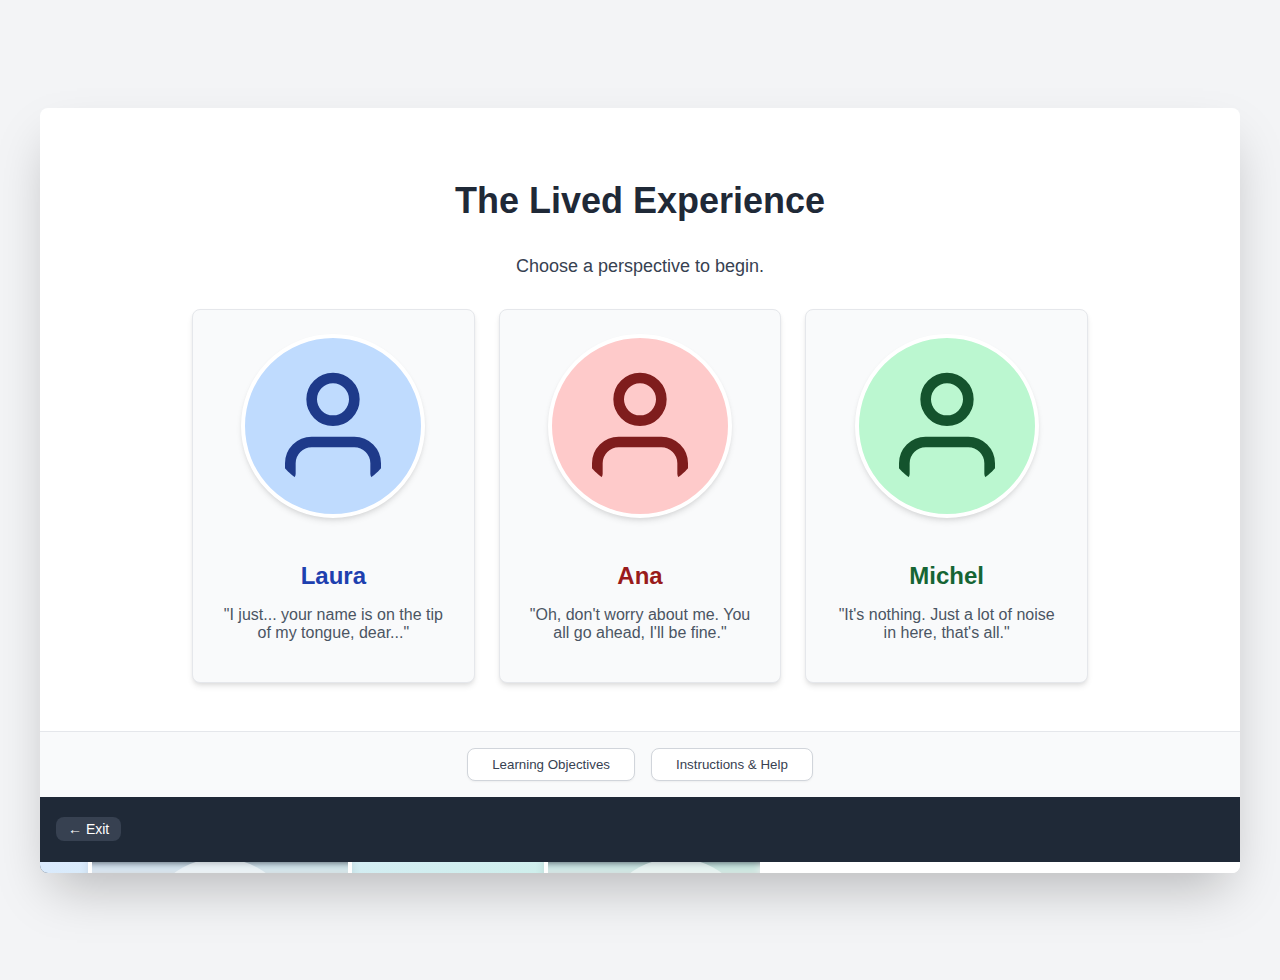
<file: aging.html>
<!DOCTYPE html>
<html lang="en">
<head>
    <meta charset="UTF-8">
    <meta name="viewport" content="width=device-width, initial-scale=1.0">
    <title>Aging Simulation Storyboard</title>
    <!-- 
      All CSS and SVGs are now 100% inline.
      This file has zero external dependencies.
    -->
    <style>
        /* 1. Base Styles & Font */
        body {
            font-family: "Inter", -apple-system, BlinkMacSystemFont, "Segoe UI", Roboto, "Helvetica Neue", Arial, sans-serif;
            background-color: #f3f4f6; /* bg-gray-100 */
            display: flex;
            align-items: center;
            justify-content: center;
            min-height: 100vh;
            padding: 1rem; /* p-4 */
        }
        @media (min-width: 768px) {
            body {
                padding: 2rem; /* md:p-8 */
            }
        }

        /* 2. Main Window */
        #website-container {
            width: 100%;
            max-width: 112rem; /* max-w-7xl */
            background-color: #ffffff; /* bg-white */
            box-shadow: 0 25px 50px -12px rgba(0, 0, 0, 0.25); /* shadow-2xl */
            display: flex;
            flex-direction: column;
            border-radius: 0.5rem; /* rounded-lg */
            overflow: hidden;
            height: 85vh;
        }

        /* 3. Screen 1: Splash Screen */
        #screen-1-splash {
            flex-grow: 1;
            display: flex;
            flex-direction: column;
            height: 100%;
        }
        #screen-1-splash .content {
            flex-grow: 1;
            padding: 2rem; /* p-8 */
            display: flex;
            flex-direction: column;
            align-items: center;
            justify-content: center;
            text-align: center;
            width: 100%;
            max-width: 56rem; /* max-w-3xl */
            margin-left: auto;
            margin-right: auto;
            overflow-y: auto;
        }
        @media (min-width: 768px) {
            #screen-1-splash .content {
                padding: 3rem; /* md:p-12 */
            }
        }
        #screen-1-splash h1 {
            font-size: 1.875rem; /* text-3xl */
            font-weight: 700;
            color: #1f2937; /* text-gray-800 */
            margin-bottom: 1rem; /* mb-4 */
        }
        @media (min-width: 768px) {
            #screen-1-splash h1 {
                font-size: 2.25rem; /* md:text-4xl */
            }
        }
        #screen-1-splash .subtitle {
            font-size: 1.125rem; /* text-lg */
            color: #374151; /* text-gray-700 */
            margin-bottom: 2rem; /* mb-8 */
        }
        #screen-1-splash .card-grid {
            display: grid;
            grid-template-columns: repeat(1, minmax(0, 1fr)); /* grid-cols-1 */
            gap: 1.5rem; /* gap-6 */
            width: 100%;
        }
        @media (min-width: 768px) {
            #screen-1-splash .card-grid {
                grid-template-columns: repeat(3, minmax(0, 1fr)); /* md:grid-cols-3 */
            }
        }
        .character-card {
            background-color: #f9fafb; /* bg-gray-50 */
            border-radius: 0.5rem; /* rounded-lg */
            padding: 1.5rem; /* p-6 */
            box-shadow: 0 4px 6px -1px rgba(0, 0, 0, 0.1), 0 2px 4px -1px rgba(0, 0, 0, 0.06); /* shadow-md */
            border: 1px solid #e5e7eb; /* border border-gray-200 */
            transition: all 0.3s ease;
            cursor: pointer;
        }
        .character-card:hover {
            transform: translateY(-5px);
            box-shadow: 0 10px 15px -3px rgba(0, 0, 0, 0.1), 0 4px 6px -2px rgba(0, 0, 0, 0.05);
        }
        /* NEW: SVG Icon styles */
        .character-card .svg-icon {
            width: 8rem; /* w-32 */
            height: 8rem; /* h-32 */
            border-radius: 9999px; /* rounded-full */
            margin-left: auto;
            margin-right: auto;
            margin-bottom: 1rem; /* mb-4 */
            border: 4px solid #ffffff; /* border-4 border-white */
            box-shadow: 0 4px 6px -1px rgba(0, 0, 0, 0.1), 0 2px 4px -1px rgba(0, 0, 0, 0.06); /* shadow-lg */
            padding: 1.5rem; /* p-6 */
        }
        .icon-laura { background-color: #bfdbfe; color: #1e3a8a; }
        .icon-ana { background-color: #fecaca; color: #7f1d1d; }
        .icon-michel { background-color: #bbf7d0; color: #14532d; }
        
        .character-card h3 {
            font-size: 1.5rem; /* text-2xl */
            font-weight: 600;
            margin-bottom: 0.5rem; /* mb-2 */
        }
        .character-card .text-blue-800 { color: #1e40af; }
        .character-card .text-red-800 { color: #991b1b; }
        .character-card .text-green-800 { color: #166534; }
        .character-card p {
            color: #4b5563; /* text-gray-600 */
        }
        #screen-1-splash .footer-nav {
            background-color: #f9fafb; /* bg-gray-50 */
            padding: 1rem; /* p-4 */
            display: flex;
            align-items: center;
            justify-content: center;
            gap: 1rem; /* gap-4 */
            border-top: 1px solid #e5e7eb; /* border-t border-gray-200 */
        }
        .footer-nav button {
            background-color: #ffffff; /* bg-white */
            border: 1px solid #d1d5db; /* border border-gray-300 */
            color: #374151; /* text-gray-700 */
            padding: 0.5rem 1.5rem; /* py-2 px-6 */
            border-radius: 0.5rem; /* rounded-lg */
            box-shadow: 0 1px 2px 0 rgba(0, 0, 0, 0.05); /* shadow-sm */
            transition: all 0.3s ease;
            cursor: pointer;
        }
        .footer-nav button:hover {
            background-color: #f9fafb; /* hover:bg-gray-50 */
        }

        /* 4. Screen 2: Simulation */
        #screen-2-simulation {
            flex-grow: 1;
            display: flex;
            flex-direction: column;
            height: 100%;
            position: relative;
        }
        #screen-2-simulation .sim-header {
            background-color: #1f2937; /* bg-gray-800 */
            color: #ffffff; /* text-white */
            padding: 1rem; /* p-4 */
            display: flex;
            align-items: center;
            justify-content: space-between;
        }
        .sim-header button {
            background-color: #374151; /* bg-gray-700 */
            color: #ffffff; /* text-white */
            padding: 0.25rem 0.75rem; /* py-1 px-3 */
            border-radius: 0.5rem; /* rounded-lg */
            transition: all 0.3s ease;
            font-size: 0.875rem; /* text-sm */
            cursor: pointer;
            border: none;
        }
        .sim-header button:hover {
            background-color: #4b5563; /* hover:bg-gray-600 */
        }
        .sim-header h2 {
            font-size: 1.25rem; /* text-xl */
            font-weight: 600;
        }
        .sim-header .spacer {
            width: 4rem; /* w-16 */
        }

        /* 5. Sim Split Layout */
        .sim-split-container {
            flex-grow: 1;
            display: flex;
            flex-direction: column; /* flex-col */
            overflow: hidden;
        }
        @media (min-width: 768px) {
            .sim-split-container {
                flex-direction: row; /* md:flex-row */
            }
        }
        /* 5a. Left Column (Visual) */
        .sim-visual-stage {
            width: 100%;
            background-color: #374151; /* bg-gray-700 */
            position: relative;
            overflow: hidden;
            height: 16rem; /* h-64 */
        }
        @media (min-width: 768px) {
            .sim-visual-stage {
                width: 60%; /* md:w-3/5 */
                height: 100%; /* md:h-full */
            }
        }
        /* NEW: SVG Background */
        .sim-visual-stage #stage-bg-svg {
            position: absolute;
            inset: 0;
            width: 100%;
            height: 100%;
            object-fit: cover;
            z-index: 0;
        }
        #character-visuals {
            z-index: 10;
            width: 100%;
            height: 100%;
            position: absolute;
            display: flex;
            justify-content: space-between;
            align-items: flex-end;
            padding-left: 3rem; /* px-12 */
            padding-right: 3rem;
            padding-bottom: 2rem; /* pb-8 */
        }
        /* NEW: SVG Character Icon */
        .character-svg {
            border: 4px solid white;
            box-shadow: 0 4px 10px rgba(0,0,0,0.1);
            transition: all 0.3s ease;
            border-radius: 0.375rem; /* rounded-md */
            max-height: 16rem; /* max-h-64 */
            background-color: rgba(255, 255, 255, 0.1);
            backdrop-filter: blur(4px);
        }
        @media (min-width: 768px) {
            .character-svg { max-height: 20rem; } /* md:max-h-80 */
        }
        @media (min-width: 1024px) {
            .character-svg { max-height: 24rem; } /* lg:max-h-96 */
        }
        .character-svg.active {
            border-color: #3B82F6; /* blue-500 */
            transform: scale(1.05);
        }

        /* 5b. Right Column (Instructional) */
        .sim-instructional-panel {
            width: 100%;
            background-color: #ffffff; /* bg-white */
            display: flex;
            flex-direction: column;
            flex-grow: 1;
            overflow: hidden;
        }
        @media (min-width: 768px) {
            .sim-instructional-panel {
                width: 40%; /* md:w-2/5 */
            }
        }
        .sim-instructional-panel .content-scroller {
            flex-grow: 1;
            padding: 1.5rem; /* p-6 */
            overflow-y: auto;
        }
        @media (min-width: 768px) {
            .sim-instructional-panel .content-scroller {
                padding: 2rem; /* md:p-8 */
            }
        }
        .scenario-part h3 {
            font-size: 1.5rem; /* text-2xl */
            font-weight: 600;
            margin-bottom: 1rem; /* mb-4 */
            color: #1f2937; /* text-gray-800 */
        }
        /* Bio Section */
        #scenario-bio .bio-grid {
            display: flex;
            flex-direction: column;
            gap: 1.5rem; /* gap-6 */
        }
        /* NEW: SVG Bio Image */
        #scenario-bio .bio-svg {
            border-radius: 0.5rem; /* rounded-lg */
            box-shadow: 0 4px 6px -1px rgba(0, 0, 0, 0.1), 0 2px 4px -1px rgba(0, 0, 0, 0.06); /* shadow-md */
            width: 100%;
            height: 12rem; /* h-48 */
        }
        #scenario-bio p {
            font-size: 1.125rem; /* text-lg */
            margin-bottom: 1rem; /* mb-4 */
        }
        #scenario-bio ul {
            list-style-type: disc;
            list-style-position: inside;
            display: flex;
            flex-direction: column;
            gap: 0.5rem; /* space-y-2 */
        }
        /* Intro Section */
        #scenario-intro p {
            font-size: 1.125rem; /* text-lg */
            color: #374151; /* text-gray-700 */
        }
        /* Dialogue Section */
        #dialogue-display {
            background-color: #f9fafb; /* bg-gray-50 */
            border-radius: 0.5rem; /* rounded-lg */
            padding: 1rem; /* p-4 */
            min-height: 150px;
        }
        #speaker-name {
            font-weight: 700;
            font-size: 1.125rem; /* text-lg */
            margin-bottom: 0.5rem; /* mb-2 */
            color: #1e40af; /* text-blue-800 */
        }
        #dialogue-text {
            font-size: 1.25rem; /* text-xl */
            font-style: italic;
            color: #374151; /* text-gray-700 */
        }
        /* Assessment Section */
        #assessment-question {
            font-size: 1.125rem; /* text-lg */
            margin-bottom: 1.5rem; /* mb-6 */
        }
        #assessment-feedback {
            color: #dc2626; /* text-red-600 */
            margin-bottom: 1rem; /* mb-4 */
            font-style: italic;
            font-weight: 500;
        }
        #assessment-options {
            display: flex;
            flex-direction: column;
            gap: 1rem; /* gap-4 */
        }
        #assessment-options button {
            text-align: left;
            background-color: #f3f4f6; /* bg-gray-100 */
            color: #374151; /* text-gray-700 */
            padding: 1rem; /* p-4 */
            border-radius: 0.5rem; /* rounded-lg */
            transition: all 0.3s ease;
            font-size: 1rem; /* text-md */
            font-weight: 500;
            cursor: pointer;
            border: none;
        }
        #assessment-options button:hover {
            background-color: #e5e7eb; /* hover:bg-gray-200 */
        }
        /* Knowledge Blurb */
        #knowledge-feedback {
            font-size: 1.125rem; /* text-lg */
            margin-bottom: 1rem; /* mb-4 */
            font-weight: 600;
        }
        #knowledge-text {
            font-size: 1rem; /* text-md or text-lg */
        }
        #knowledge-source {
            font-size: 0.875rem; /* text-sm */
            color: #6b7280; /* text-gray-500 */
            margin-top: 1rem; /* mt-4 */
        }
        /* Reflection/End */
        #scenario-reflection p, #scenario-end p {
            font-size: 1.125rem; /* text-lg */
        }
        /* Sim Footer */
        .sim-footer-nav {
            background-color: #f9fafb; /* bg-gray-50 */
            padding: 1rem; /* p-4 */
            display: flex;
            align-items: center;
            justify-content: center;
            border-top: 1px solid #e5e7eb; /* border-t border-gray-200 */
        }
        #continue-button {
            background-color: #2563eb; /* bg-blue-600 */
            color: #ffffff; /* text-white */
            padding: 0.5rem 2rem; /* py-2 px-8 */
            border-radius: 0.5rem; /* rounded-lg */
            box-shadow: 0 4px 6px -1px rgba(0, 0, 0, 0.1), 0 2px 4px -1px rgba(0, 0, 0, 0.06); /* shadow-lg */
            transition: all 0.3s ease;
            font-weight: 600;
            cursor: pointer;
            border: none;
        }
        #continue-button:hover {
            background-color: #1d4ed8; /* hover:bg-blue-700 */
        }
        #continue-button:disabled {
            background-color: #9ca3af; /* bg-gray-400 */
            cursor: not-allowed;
        }

        /* 6. Modals */
        .modal-backdrop {
            position: fixed;
            inset: 0;
            z-index: 50;
            background-color: rgba(0, 0, 0, 0.5);
            align-items: center;
            justify-content: center;
            padding: 1rem; /* p-4 */
        }
        .modal-content {
            background-color: #ffffff; /* bg-white */
            width: 100%;
            max-width: 32rem; /* max-w-lg */
            border-radius: 0.5rem; /* rounded-lg */
            box-shadow: 0 20px 25px -5px rgba(0, 0, 0, 0.1), 0 10px 10px -5px rgba(0, 0, 0, 0.04); /* shadow-xl */
            overflow: hidden;
        }
        .modal-header {
            display: flex;
            align-items: center;
            justify-content: space-between;
            padding: 1rem; /* p-4 */
            border-bottom: 1px solid #e5e7eb; /* border-b */
        }
        .modal-header h3 {
            font-size: 1.25rem; /* text-xl */
            font-weight: 600;
            color: #1f2937; /* text-gray-800 */
        }
        .modal-header button {
            color: #9ca3af; /* text-gray-400 */
            font-size: 1.875rem; /* text-3xl */
            background: none;
            border: none;
            cursor: pointer;
        }
        .modal-header button:hover {
            color: #4b5563; /* hover:text-gray-600 */
        }
        .modal-body {
            padding: 1.5rem; /* p-6 */
            color: #374151; /* text-gray-700 */
        }
        .modal-body ul {
            list-style-type: disc;
            list-style-position: inside;
            display: flex;
            flex-direction: column;
            gap: 0.5rem; /* space-y-2 */
        }
        .modal-body .space-y-4 > * + * {
             margin-top: 1rem;
        }


        /* 7. Utility Classes */
        .hidden {
            display: none;
        }
        .flex {
            display: flex;
        }
    </style>
</head>
<body class="bg-gray-100 flex items-center justify-center min-h-screen p-4 md:p-8">
        
    <!-- NEW: This is the main "Website" content, now a centered "window" -->
    <div id="website-container" class="w-full max-w-7xl bg-white shadow-2xl flex flex-col rounded-lg overflow-hidden" style="height: 85vh;">

        <!-- ====================================================== -->
        <!-- Screen 1: Character Selection Screen (UPGRADED)        -->
        <!-- ====================================================== -->
        <div id="screen-1-splash" class="flex-1 flex flex-col h-full">
            <!-- This inner div centers the content -->
            <div class="content">
                
                <h1>The Lived Experience</h1>
                <p class="subtitle">Choose a perspective to begin.</p>

                <!-- Character Selection Cards -->
                <div class="card-grid">
                    <!-- LAURA -->
                    <div onclick="startSimulation('laura')" class="character-card">
                        <!-- NEW: Replaced <img> with inline SVG -->
                        <svg class="svg-icon icon-laura" viewBox="0 0 24 24" fill="none" stroke="currentColor" stroke-width="2" stroke-linecap="round" stroke-linejoin="round"><path d="M20 21v-2a4 4 0 0 0-4-4H8a4 4 0 0 0-4 4v2"></path><circle cx="12" cy="7" r="4"></circle></svg>
                        <h3 class="text-blue-800">Laura</h3>
                        <p>"I just... your name is on the tip of my tongue, dear..."</p>
                    </div>
                    
                    <!-- ANA -->
                    <div onclick="startSimulation('ana')" class="character-card">
                        <!-- NEW: Replaced <img> with inline SVG -->
                        <svg class="svg-icon icon-ana" viewBox="0 0 24 24" fill="none" stroke="currentColor" stroke-width="2" stroke-linecap="round" stroke-linejoin="round"><path d="M20 21v-2a4 4 0 0 0-4-4H8a4 4 0 0 0-4 4v2"></path><circle cx="12" cy="7" r="4"></circle></svg>
                        <h3 class="text-red-800">Ana</h3>
                        <p>"Oh, don't worry about me. You all go ahead, I'll be fine."</p>
                    </div>

                    <!-- MICHEL -->
                    <div onclick="startSimulation('michel')" class="character-card">
                        <!-- NEW: Replaced <img> with inline SVG -->
                        <svg class="svg-icon icon-michel" viewBox="0 0 24 24" fill="none" stroke="currentColor" stroke-width="2" stroke-linecap="round" stroke-linejoin="round"><path d="M20 21v-2a4 4 0 0 0-4-4H8a4 4 0 0 0-4 4v2"></path><circle cx="12" cy="7" r="4"></circle></svg>
                        <h3 class="text-green-800">Michel</h3>
                        <p>"It's nothing. Just a lot of noise in here, that's all."</p>
                    </div>
                </div>
            </div>
            
            <!-- Navigation for the splash screen -->
            <div class="footer-nav">
                <button onclick="showModal('modal-objectives')">
                    Learning Objectives
                </button>
                <button onclick="showModal('modal-instructions')">
                    Instructions & Help
                </button>
            </div>
        </div>

        <!-- ====================================================== -->
        <!-- Screen 2: The Simulation Scene (NEW SPLIT LAYOUT)      -->
        <!-- ====================================================== -->
        <div id="screen-2-simulation" class="flex-1 flex flex-col h-full relative hidden">
            <!-- HEADER -->
            <div class="sim-header">
                <button onclick="showScreen('screen-1-splash')">
                    &larr; Exit
                </button>
                <h2 id="scenario-title"></h2>
                <div class="spacer"></div> <!-- Spacer -->
            </div>
            
            <!-- Split-Screen Container -->
            <div class="sim-split-container">
                
                <!-- LEFT COLUMN: VISUAL STAGE -->
                <div class="sim-visual-stage">
                    <!-- NEW: Replaced <img> with inline SVG background -->
                    <svg id="stage-bg-svg" class="absolute inset-0 w-full h-full object-cover z-0" xmlns="http://www.w3.org/2000/svg" width="100%" height="100%" preserveAspectRatio="xMidYMid slice">
                        <defs>
                            <linearGradient id="grad-laura" x1="0%" y1="0%" x2="100%" y2="100%">
                                <stop offset="0%" style="stop-color:#dbeafe;stop-opacity:1" />
                                <stop offset="100%" style="stop-color:#bbf7d0;stop-opacity:1" />
                            </linearGradient>
                            <linearGradient id="grad-ana" x1="0%" y1="0%" x2="100%" y2="100%">
                                <stop offset="0%" style="stop-color:#e0e7ff;stop-opacity:1" />
                                <stop offset="100%" style="stop-color:#fecaca;stop-opacity:1" />
                            </linearGradient>
                            <linearGradient id="grad-michel" x1="0%" y1="0%" x2="100%" y2="100%">
                                <stop offset="0%" style="stop-color:#fde68a;stop-opacity:1" />
                                <stop offset="100%" style="stop-color:#fca5a5;stop-opacity:1" />
                            </linearGradient>
                        </defs>
                        <rect id="stage-bg-rect" width="100%" height="100%" fill="url(#grad-laura)" />
                    </svg>
                    
                    <!-- Character Visuals Container -->
                    <div id="character-visuals" class="hidden z-10 w-full h-full absolute flex justify-between items-end px-12 pb-8">
                            <!-- NEW: Replaced <img> with inline SVG -->
                            <svg id="char-1" class="character-svg" viewBox="0 0 100 150" fill="none" xmlns="http://www.w3.org/2000/svg">
                                <path d="M50 40C39 40 30 49 30 60V70H70V60C70 49 61 40 50 40Z" fill="white" fill-opacity="0.3"/>
                                <path d="M20 150V130C20 113.4 33.4 100 50 100C66.6 100 80 113.4 80 130V150H20Z" fill="white" fill-opacity="0.5"/>
                            </svg>
                            <svg id="char-2" class="character-svg" viewBox="0 0 100 150" fill="none" xmlns="http://www.w3.org/2000/svg">
                                <path d="M50 40C39 40 30 49 30 60V70H70V60C70 49 61 40 50 40Z" fill="white" fill-opacity="0.3"/>
                                <path d="M20 150V130C20 113.4 33.4 100 50 100C66.6 100 80 113.4 80 130V150H20Z" fill="white" fill-opacity="0.5"/>
                            </svg>
                    </div>
                </div>

                <!-- RIGHT COLUMN: INSTRUCTIONAL PANEL -->
                <div class="sim-instructional-panel">
                    <!-- This inner div handles the content and scrolling -->
                    <div class="content-scroller">
                        <!-- Part 0: Character Bio (Dynamic) -->
                        <div id="scenario-bio" class="scenario-part hidden">
                            <h3>Character Bio: <span id="bio-name"></span></h3>
                            <div class="bio-grid">
                                <!-- NEW: Replaced <img> with inline SVG -->
                                <svg id="bio-img-svg" class="bio-svg" viewBox="0 0 24 24" fill="none" xmlns="http://www.w3.org/2000/svg">
                                    <rect width="24" height="24" rx="8" fill="#e0e7ff"/>
                                    <path d="M16 21v-2a4 4 0 0 0-4-4H8a4 4 0 0 0-4 4v2" stroke="#4b5563" stroke-width="2" stroke-linecap="round" stroke-linejoin="round"/>
                                    <circle cx="12" cy="7" r="4" stroke="#4b5563" stroke-width="2" stroke-linecap="round" stroke-linejoin="round"/>
                                </svg>
                                <div class="flex-1">
                                    <p id="bio-intro"></p>
                                    <ul id="bio-bullets"></ul>
                                </div>
                            </div>
                        </div>

                        <!-- Part 1: Introduction (Dynamic) -->
                        <div id="scenario-intro" class="scenario-part hidden">
                            <h3>Introduction: <span id="intro-title"></span></h3>
                            <p id="intro-text"></p>
                        </div>

                        <!-- Part 2: Dialogue (Dynamic) -->
                        <div id="scenario-dialogue" class="scenario-part hidden">
                            <h3>Dialogue</h3>
                            <div id="dialogue-display">
                                <div id="speaker-name"></div>
                                <p id="dialogue-text"></p>
                            </div>
                        </div>
                        
                        <!-- Part 3: Assessment (Dynamic) -->
                        <div id="scenario-assessment" class="scenario-part hidden">
                                <h3>Assessment</h3>
                                <p id="assessment-question"></p>
                                <div id="assessment-feedback" class="hidden"></div>
                                <div id="assessment-options">
                                <!-- Options will be dynamically inserted here -->
                                </div>
                        </div>
                        
                        <!-- Part 4: Knowledge Blurb (Dynamic) -->
                        <div id="scenario-knowledge-blurb" class="scenario-part hidden">
                                <h3>Knowledge Blurb</h3>
                                <p id="knowledge-feedback"></p>
                                <p id="knowledge-text"></p>
                                <p id="knowledge-source"></p>
                        </div>
        
                        <!-- Part 5: Reflection (Dynamic) -->
                        <div id="scenario-reflection" class="scenario-part hidden">
                                <h3>Reflection</h3>
                                <p id="reflection-text"></p>
                        </div>
        
                        <!-- Part 6: End (Overlay) -->
                        <div id="scenario-end" class="scenario-part hidden">
                                <h3>End of Scenario</h3>
                                <p>You have completed this scenario. Click "Exit" in the header to return to the main menu.</p>
                        </div>
                    </div>
                    
                    <!-- Navigation for the scenario (NOW INSIDE RIGHT COLUMN) -->
                    <div class="sim-footer-nav">
                        <button id="continue-button" disabled>
                            Continue
                        </button>
                    </div>
                </div>
            </div>
        </div>

    </div> <!-- End #website-container -->

    <!-- ====================================================== -->
    <!-- MODALS (Pop-ups)                                       -->
    <!-- ====================================================== -->

    <!-- Learning Objectives Modal -->
    <div id="modal-objectives" class="modal-backdrop hidden">
        <div class="modal-content">
            <div class="modal-header">
                <h3>Learning Objectives</h3>
                <button onclick="closeModal('modal-objectives')">&times;</button>
            </div>
            <div class="modal-body">
                <ul>
                    <li>Identify and challenge common myths and misconceptions about the aging process.</li>
                    <li>Analyze scenarios from the perspective of an elderly individual.</li>
                    <li>Recognize the social and emotional impacts of cognitive, sensory, and social challenges related to aging.</li>
                    <li>Reflect on how to apply empathy in real-world interactions.</li>
                </ul>
            </div>
        </div>
    </div>

    <!-- Instructions & Help Modal -->
    <div id="modal-instructions" class="modal-backdrop hidden">
            <div class="modal-content">
            <div class="modal-header">
                <h3>Instructions & Help</h3>
                <button onclick="closeModal('modal-instructions')">&times;</button>
            </div>
            <div class="modal-body">
                <div class="space-y-4">
                    <p>Welcome to the simulation. Your goal is to navigate the scenarios and consider the perspective of the person you are embodying.</p>
                    <ul>
                        <li>Select a character to begin their story.</li>
                        <li>Read the bio and introduction to understand their context.</li>
                        <li>Click "Continue" to advance the dialogue.</li>
                        <li>When prompted, make a choice or complete an assessment.</li>
                        <li>After each scenario, take a moment to complete the reflection.</li>
                    </ul>
                </div>
            </div>
        </div>
    </div>

    <!-- ====================================================== -->
    <!-- JAVASCRIPT LOGIC (With Bug Fix)                        -->
    <!-- ====================================================== -->
    <script>
        // ======================================================
        // 16. SCENARIO DATA (The "Academic" Content)
        // ======================================================
        const scenarioData = {
            'laura': {
                title: "Laura's Day: The Pharmacy",
                bio: {
                    name: "Laura (87)",
                    // NEW: SVG Icon data
                    svg: {
                        bg: "url(#grad-laura)",
                        icon: `<rect width="24" height="24" rx="8" fill="#bfdbfe"/><path d="M20 21v-2a4 4 0 0 0-4-4H8a4 4 0 0 0-4 4v2" stroke="#1e3a8a" stroke-width="2" stroke-linecap="round" stroke-linejoin="round"/><circle cx="12" cy="7" r="4" stroke="#1e3a8a" stroke-width="2" stroke-linecap="round" stroke-linejoin="round"/>`
                    },
                    intro: "You are about to step into the shoes of Laura (87).",
                    bullets: [
                        "Widowed for 10 years.",
                        "Lives alone in the house she's owned for 50 years.",
                        "She values her independence and her weekly lunch with 'the girls.'",
                        "Lately, she's been frustrated by small memory lapses."
                    ]
                },
                intro: {
                    title: "Scene One: A Simple Errand",
                    text: "You are Laura. You've just had a lovely lunch with friends and stop by the pharmacy on your way home. You're feeling good, but also a little tired from all the talking."
                },
                scene: {
                    // NEW: SVG char definitions
                    char1: { id: "char-1", alt: "Laura (87)", svg: `<path d="M50 40C39 40 30 49 30 60V70H70V60C70 49 61 40 50 40Z" fill="#bfdbfe" fill-opacity="0.6"/><path d="M20 150V130C20 113.4 33.4 100 50 100C66.6 100 80 113.4 80 130V150H20Z" fill="#bfdbfe" fill-opacity="0.8"/>` },
                    char2: { id: "char-2", alt: "Pharmacist", svg: `<path d="M50 40C39 40 30 49 30 60V70H70V60C70 49 61 40 50 40Z" fill="#fed7aa" fill-opacity="0.6"/><path d="M20 150V130C20 113.4 33.4 100 50 100C66.6 100 80 113.4 80 130V150H20Z" fill="#fed7aa" fill-opacity="0.8"/>` }
                },
                dialogue: [
                    { speaker: "Pharmacist", text: "Hello, how are you doing today?" },
                    { speaker: "Laura", text: "(Squinting slightly) ...Oh, hello dear. I'm doing well. Just had lunch with the girls." },
                    { speaker: "Pharmacist", text: "That sounds nice! How may I help you today, Mrs. ...?" },
                    { speaker: "Laura", text: "(A moment of panic, forcing a smile) Oh, you know me. It's Laura. Laura Peterson. I just... your name is on the tip of my tongue, dear..." },
                    { speaker: "Pharmacist", text: "(Smiling kindly) It's Mark. No problem at all! What can I get for you?" },
                    { speaker: "Laura", text: "(Visibly relieved, but overly bright) Oh, Mark, of course! I'm so silly. I just need to pick up my prescriptions, thank you." },
                    { speaker: "Narrator", text: "Laura feels a flush of embarrassment, angry at herself for the simple mistake. She hopes Mark didn't notice." }
                ],
                assessment: {
                    question: "Based on that interaction, what was Laura most likely feeling?",
                    options: [
                        { text: "Genuinely Happy. She had a great lunch and wasn't bothered at all.", correct: false },
                        { text: "Flustered and a little embarrassed, but trying to cover it by being extra cheerful.", correct: true },
                        { text: "Annoyed at the Pharmacist for being so formal.", correct: false }
                    ],
                    feedback: "That's one possibility, but consider the subtext. Try again.",
                    correctFeedback: "<b>That's right!</b> Laura was likely feeling flustered. This is a common experience.",
                    knowledge: "Social interactions can become a source of anxiety when combined with minor, normal age-related memory lapses. Often, an older adult will overcompensate with 'cheerfulness' or 'friendliness' to hide their frustration or embarrassment.",
                    source: "(Concept: Age-Related Cognitive Lapses)"
                },
                reflection: "Imagine you experience Laura's situation. How might this small, daily frustration affect your desire to go out and interact with others?"
            },
            'ana': {
                title: "Ana's Weekly Call",
                bio: {
                    name: "Ana (76)",
                    svg: {
                        bg: "url(#grad-ana)",
                        icon: `<rect width="24" height="24" rx="8" fill="#fecaca"/><path d="M20 21v-2a4 4 0 0 0-4-4H8a4 4 0 0 0-4 4v2" stroke="#7f1d1d" stroke-width="2" stroke-linecap="round" stroke-linejoin="round"/><circle cx="12" cy="7" r="4" stroke="#7f1d1d" stroke-width="2" stroke-linecap="round" stroke-linejoin="round"/>`
                    },
                    intro: "You are about to step into the shoes of Ana (76).",
                    bullets: [
                        "Lives in a retirement community.",
                        "Her children and grandchildren live far away.",
                        "She loves her family and treasures their weekly video calls.",
                        "Her son just sent her a new tablet, but she finds it 'fussy'."
                    ]
                },
                intro: {
                    title: "Scene One: The Video Call",
                    text: "You are Ana. It's Sunday at 2:00 PM, time for the weekly family video call. Your son, Miguel, is starting the call. You grab your new tablet, open the 'Zoom' app like he showed you, and wait."
                },
                scene: {
                    char1: { id: "char-1", alt: "Ana (76)", svg: `<path d="M50 40C39 40 30 49 30 60V70H70V60C70 49 61 40 50 40Z" fill="#fecaca" fill-opacity="0.6"/><path d="M20 150V130C20 113.4 33.4 100 50 100C66.6 100 80 113.4 80 130V150H20Z" fill="#fecaca" fill-opacity="0.8"/>` },
                    char2: { id: "char-2", alt: "Laptop", svg: `<rect x="20" y="30" width="60" height="90" rx="5" fill="#c7d2fe" fill-opacity="0.7" /><rect x="10" y="120" width="80" height="5" rx="2" fill="#c7d2fe" fill-opacity="0.7" />` }
                },
                dialogue: [
                    { speaker: "Narrator", text: "You see the 'Join Meeting' button and tap it. A box pops up: 'Allow Zoom to access your microphone and camera?'" },
                    { speaker: "Ana", text: "(To herself) Oh dear. I don't know... I'll just hit 'Cancel'." },
                    { speaker: "Narrator", text: "You join the call, but your screen is black and they can't hear you. You can hear your son and grandkids laughing." },
                    { speaker: "Miguel (on Zoom)", text: "Mom? Are you there? We can't see you. Mom? ... Ugh, I bet the settings are wrong again." },
                    { speaker: "Ana", text: "(Panicked, tapping the screen) I'm here! I'm here! Can you hear me? Oh, this silly thing!" },
                    { speaker: "Miguel (on Zoom)", text: "Mom, you have to allow the camera! I showed you this... just... ugh. Can you try re-joining?" },
                    { speaker: "Ana", text: "(Voice trembling) Oh, it's no problem, mijo. You all talk. It's fine. Don't worry about me. I'll just listen." },
                    { speaker: "Narrator", text: "Ana mutes the call, feeling a sharp sting of frustration and loneliness. She feels incompetent and, worse, like a bother." }
                ],
                assessment: {
                    question: "Why did Ana say 'Don't worry about me' and mute the call?",
                    options: [
                        { text: "She was truly fine with just listening and didn't mind that it wasn't working.", correct: false },
                        { text: "She was angry at her son for being impatient and wanted to end the call.", correct: false },
                        { text: "She felt embarrassed and didn't want to 'be a bother' by making them stop and help her.", correct: true }
                    ],
                    feedback: "That's a possible interpretation, but consider her feelings in that moment. Try again.",
                    correctFeedback: "<b>That's right.</b> She likely felt embarrassed and didn't want to disrupt the call.",
                    knowledge: "This is known as the 'Digital Divide.' It's not just about access to technology, but also the skills and confidence to use it. For many seniors, the fear of 'breaking something' or 'being a bother' is a major barrier, which can lead to profound social isolation, even when technology is meant to connect.",
                    source: "(Concept: Digital Divide & Social Isolation)"
                },
                reflection: "Think about a time you felt left out of a conversation. How does Ana's experience compare? How could her son have handled that better?"
            },
            'michel': {
                title: "Michel's Birthday Dinner",
                bio: {
                    name: "Michel (82)",
                    svg: {
                        bg: "url(#grad-michel)",
                        icon: `<rect width="24" height="24" rx="8" fill="#bbf7d0"/><path d="M20 21v-2a4 4 0 0 0-4-4H8a4 4 0 0 0-4 4v2" stroke="#14532d" stroke-width="2" stroke-linecap="round" stroke-linejoin="round"/><circle cx="12" cy="7" r="4" stroke="#14532d" stroke-width="2" stroke-linecap="round" stroke-linejoin="round"/>`
                    },
                    intro: "You are about to step into the shoes of Michel (82).",
                    bullets: [
                        "Retired professor.",
                        "Proud, intelligent, and used to leading conversations.",
                        "He has moderate, age-related hearing loss (presbycusis).",
                        "He refuses to get hearing aids, saying 'I'm not that old yet.'"
                    ]
                },
                intro: {
                    title: "Scene One: The Restaurant",
                    text: "You are Michel. Your family is taking you to your favorite (but very loud) Italian restaurant for your 82nd birthday. You're at a big, round table with your children and grandchildren."
                },
                scene: {
                    char1: { id: "char-1", alt: "Michel (82)", svg: `<path d="M50 40C39 40 30 49 30 60V70H70V60C70 49 61 40 50 40Z" fill="#bbf7d0" fill-opacity="0.6"/><path d="M20 150V130C20 113.4 33.4 100 50 100C66.6 100 80 113.4 80 130V150H20Z" fill="#bbf7d0" fill-opacity="0.8"/>` },
                    char2: { id: "char-2", alt: "Family", svg: `<path d="M40 40C33 40 27 46 27 53V60H53V53C53 46 47 40 40 40Z" fill="#dbeafe" fill-opacity="0.6"/><path d="M15 150V135C15 122.8 24.8 113 37 113C49.2 113 59 122.8 59 135V150H15Z" fill="#dbeafe" fill-opacity="0.8"/><path d="M70 40C63 40 57 46 57 53V60H83V53C83 46 77 40 70 40Z" fill="#dbeafe" fill-opacity="0.6"/><path d="M45 150V135C45 122.8 54.8 113 67 113C79.2 113 89 122.8 89 135V150H45Z" fill="#dbeafe" fill-opacity="0.8"/>` }
                },
                dialogue: [
                    { speaker: "Narrator", text: "The restaurant is buzzing. Plates clatter. People are laughing. Your granddaughter, Sarah, is telling a story from college." },
                    { speaker: "Sarah", text: "...so the professor looks at me and says, 'That's... (mumble mble)... creative!' And the whole class... (mumble)..." },
                    { speaker: "Narrator", text: "You can't make out the words over the din. You lean in, smiling and nodding, pretending to follow." },
                    { speaker: "Family", text: "(Everyone laughs loudly)" },
                    { speaker: "Your Son", text: "(Leaning in) What'd you think of that, Dad? Pretty funny, right?" },
                    { speaker: "Michel", text: "(Caught off guard) Oh, yes. Very. She's a smart girl." },
                    { speaker: "Narrator", text: "Your son gives you a slightly confused look and turns back to the conversation. You feel a wave of irritation. You're straining so hard to listen, it's exhausting." },
                    { speaker: "Sarah", text: "And then, Grandpa, I... (mumble mumble)... just like you used to!" },
                    { speaker: "Michel", text: "(Smiling) That's nice, dear." },
                    { speaker: "Narrator", text: "You slowly stop trying to follow. You retreat into your own thoughts, feeling isolated and, for the first time, old. You just nod and smile." }
                ],
                assessment: {
                    question: "What is the primary reason Michel withdrew from the conversation?",
                    options: [
                        { text: "He was bored with his granddaughter's stories and wasn't interested.", correct: false },
                        { text: "He was physically and mentally exhausted from the strain of trying to hear over the background noise.", correct: true },
                        { text: "He was angry that his family didn't speak up and was punishing them by being silent.", correct: false }
                    ],
                    feedback: "While he might be frustrated, that's not the *primary* reason. Think about the physical effort involved. Try again.",
                    correctFeedback: "<b>Exactly.</b> He was exhausted from the high cognitive load of trying to listen.",
                    knowledge: "This is a key effect of age-related hearing loss (presbycusis). The challenge isn't just volume; it's *clarity*, especially with background noise. The constant strain is physically and mentally exhausting (high cognitive load). This often leads to social withdrawal, not out of 'grumpiness,' but out of fatigue and the fear of responding inappropriately.",
                    source: "(Concept: Presbycusis & Cognitive Load)"
                },
                reflection: "Think about how you feel in a loud, chaotic environment. How does Michel's pride (not wanting hearing aids) make his situation even more difficult?"
            }
        };

        // ======================================================
        // 17. SIMULATION ENGINE
        // ======================================================

        // --- Global Variables ---
        let currentScenario = null;
        let dialogueLines = [];
        let currentDialogueIndex = 0;
        
        let char1 = null;
        let char2 = null;
    
        // --- Modal Functions ---
        function showModal(modalId) {
            document.getElementById(modalId).classList.add('flex');
            document.getElementById(modalId).classList.remove('hidden');
        }
        function closeModal(modalId) {
            document.getElementById(modalId).classList.add('hidden');
            document.getElementById(modalId).classList.remove('flex');
        }

        // --- Screen Management ---
        function showScreen(screenId) {
            document.getElementById('screen-1-splash').classList.add('hidden');
            document.getElementById('screen-2-simulation').classList.add('hidden');
            
            // Un-hide the requested screen
            const screen = document.getElementById(screenId);
            screen.classList.remove('hidden');
            
            // Special case for splash screen: ensure it's flex
            if (screenId === 'screen-1-splash') {
                 screen.classList.add('flex');
            }

            // NEW: Hide character visuals when exiting
            if (screenId === 'screen-1-splash') {
                document.getElementById('character-visuals').classList.add('hidden');
                if(char1) char1.classList.remove('active');
                if(char2) char2.classList.remove('active');
            }
        }

        // --- Show/Hide Scenario Parts (IN RIGHT PANEL) ---
        function showScenarioPart(partId) {
            document.querySelectorAll('.scenario-part').forEach(part => {
                part.classList.add('hidden');
            });
            if (partId) {
                document.getElementById(partId).classList.remove('hidden');
            }
        }
        
        // --- Active Speaker Highlight ---
        function setActiveSpeaker(speaker) {
            if (!char1) char1 = document.getElementById('char-1');
            if (!char2) char2 = document.getElementById('char-2');
            
            // Get the first name from the alt tag
            const char1Name = char1.alt.split(' ')[0];
            const char2Name = (char2.alt || "Other").split(' ')[0];

            if (speaker === char1Name) {
                char1.classList.add('active');
                char2.classList.remove('active');
            } else if (speaker === char2Name) {
                char1.classList.remove('active');
                char2.classList.add('active');
            } else {
                // Narrator or system
                char1.classList.remove('active');
                char2.classList.remove('active');
            }
        }

        // --- 18. MAIN: Start Simulation ---
        function startSimulation(scenarioId) {
            currentScenario = scenarioData[scenarioId];
            
            // 1. Setup UI
            showScreen('screen-2-simulation');
            document.getElementById('scenario-title').textContent = currentScenario.title;
            
            // NEW: Set SVG Background
            document.getElementById('stage-bg-rect').setAttribute('fill', currentScenario.bio.svg.bg);
            
            // Show character visuals panel
            document.getElementById('character-visuals').classList.remove('hidden');
            
            // NEW: Set SVG Characters
            char1 = document.getElementById('char-1');
            char2 = document.getElementById('char-2');
            char1.innerHTML = currentScenario.scene.char1.svg;
            char1.alt = currentScenario.scene.char1.alt;
            char2.innerHTML = currentScenario.scene.char2.svg;
            char2.alt = currentScenario.scene.char2.alt;

            // 2. Load Bio
            document.getElementById('bio-name').textContent = currentScenario.bio.name;
            // NEW: Set SVG Bio Icon
            document.getElementById('bio-img-svg').innerHTML = currentScenario.bio.svg.icon;
            document.getElementById('bio-intro').textContent = currentScenario.bio.intro;
            
            const bulletsUl = document.getElementById('bio-bullets');
            bulletsUl.innerHTML = ''; // Clear old bullets
            currentScenario.bio.bullets.forEach(bullet => {
                const li = document.createElement('li');
                li.textContent = bullet;
                bulletsUl.appendChild(li);
            });
            
            showScenarioPart('scenario-bio');
            
            // 3. Setup Continue Button
            const continueButton = document.getElementById('continue-button');
            continueButton.textContent = 'Continue';
            continueButton.disabled = false;
            
            // 4. Set flow: Bio -> Intro -> Dialogue
            continueButton.onclick = () => {
                // Load Intro
                document.getElementById('intro-title').textContent = currentScenario.intro.title;
                document.getElementById('intro-text').textContent = currentScenario.intro.text;
                showScenarioPart('scenario-intro');
                
                // Set button for next step
                continueButton.onclick = () => runDialogue();
            };
        }

        // --- 19. Run Dialogue ---
        function runDialogue() {
            showScenarioPart('scenario-dialogue');
            
            dialogueLines = currentScenario.dialogue;
            currentDialogueIndex = 0;
            updateDialogueLine();
            
            const continueButton = document.getElementById('continue-button');
            continueButton.onclick = () => advanceDialogue();
            continueButton.disabled = false;
        }
        
        // --- 20. Advance Dialogue ---
        function advanceDialogue() {
            currentDialogueIndex++;
            if (currentDialogueIndex < dialogueLines.length) {
                updateDialogueLine();
            } else {
                showAssessment();
            }
        }
        
        // --- 21. Update Dialogue UI Helper ---
        function updateDialogueLine() {
            const line = dialogueLines[currentDialogueIndex];
            document.getElementById('dialogue-text').textContent = line.text;
            // BUG FIX: Removed stray period from 'speaker-name'
            document.getElementById('speaker-name').textContent = line.speaker;
            setActiveSpeaker(line.speaker.split(' ')[0]); // Pass first name
        }
        
        // --- 22. Show Assessment ---
        function showAssessment() {
            const assessment = currentScenario.assessment;
            document.getElementById('assessment-question').textContent = assessment.question;
            
            const optionsDiv = document.getElementById('assessment-options');
            optionsDiv.innerHTML = ''; // Clear old options
            
            assessment.options.forEach((option, index) => {
                const button = document.createElement('button');
                // Removed the hardcoded classes from the JS, they are in the CSS now
                button.textContent = option.text;
                button.onclick = () => checkAssessment(option.correct);
                optionsDiv.appendChild(button);
            });
            
            document.getElementById('assessment-feedback').classList.add('hidden');
            document.getElementById('continue-button').disabled = true;
            showScenarioPart('scenario-assessment');
        }
        
        // --- 23. Check Assessment ---
        function checkAssessment(isCorrect) {
            const assessment = currentScenario.assessment;
            const feedbackEl = document.getElementById('assessment-feedback');
            
            if (isCorrect) {
                document.getElementById('knowledge-feedback').innerHTML = assessment.correctFeedback;
                document.getElementById('knowledge-text').textContent = assessment.knowledge;
                document.getElementById('knowledge-source').textContent = assessment.source;
                
                showScenarioPart('scenario-knowledge-blurb');
                
                const continueButton = document.getElementById('continue-button');
                continueButton.disabled = false;
                continueButton.onclick = () => showReflection();
            } else {
                feedbackEl.textContent = assessment.feedback;
                feedbackEl.classList.remove('hidden');
            }
        }
        
        // --- 24. Show Reflection ---
        function showReflection() {
            document.getElementById('reflection-text').textContent = currentScenario.reflection;
            showScenarioPart('scenario-reflection');
            
            const continueButton = document.getElementById('continue-button');
            continueButton.disabled = false;
            continueButton.onclick = () => showEndScreen();
        }

        // --- 25. Show End Screen ---
        function showEndScreen() {
            showScenarioPart('scenario-end');
            document.getElementById('continue-button').disabled = true;
        }

    </script>
</body>
</html>
</file>
